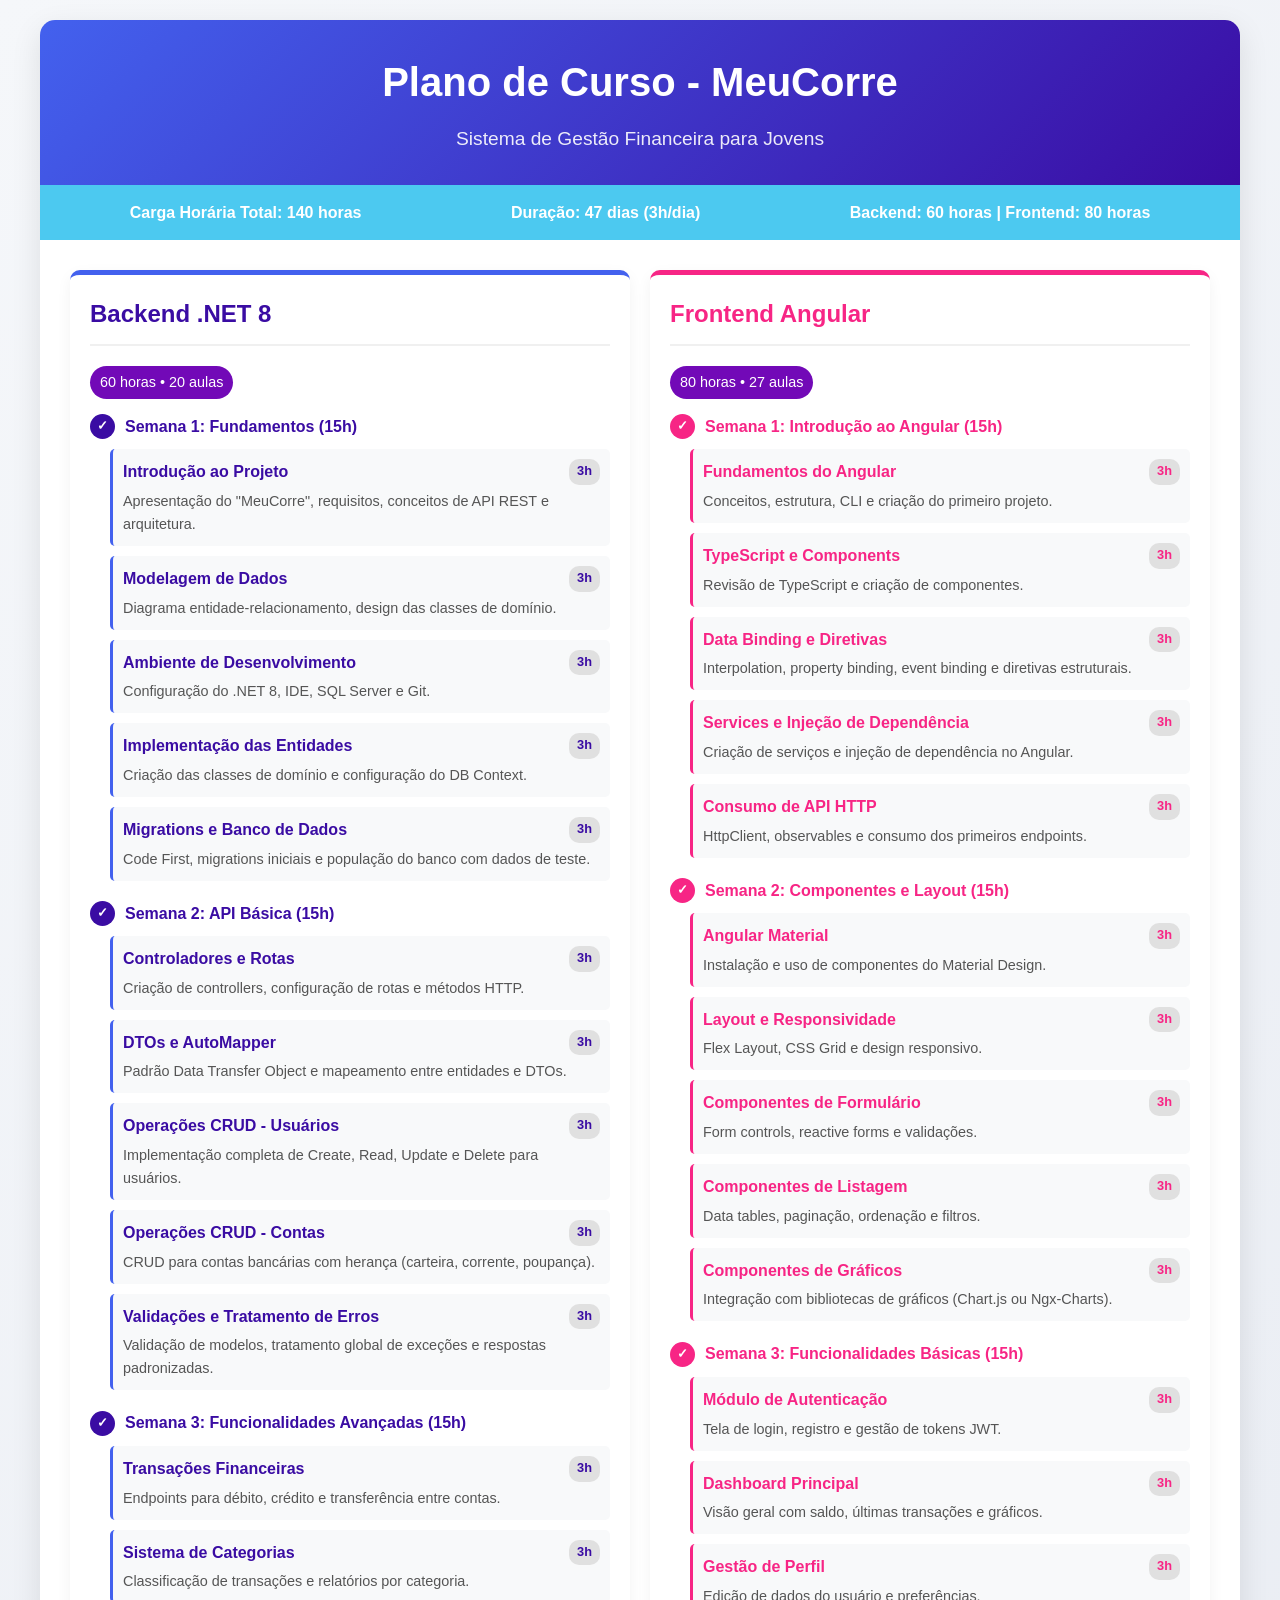
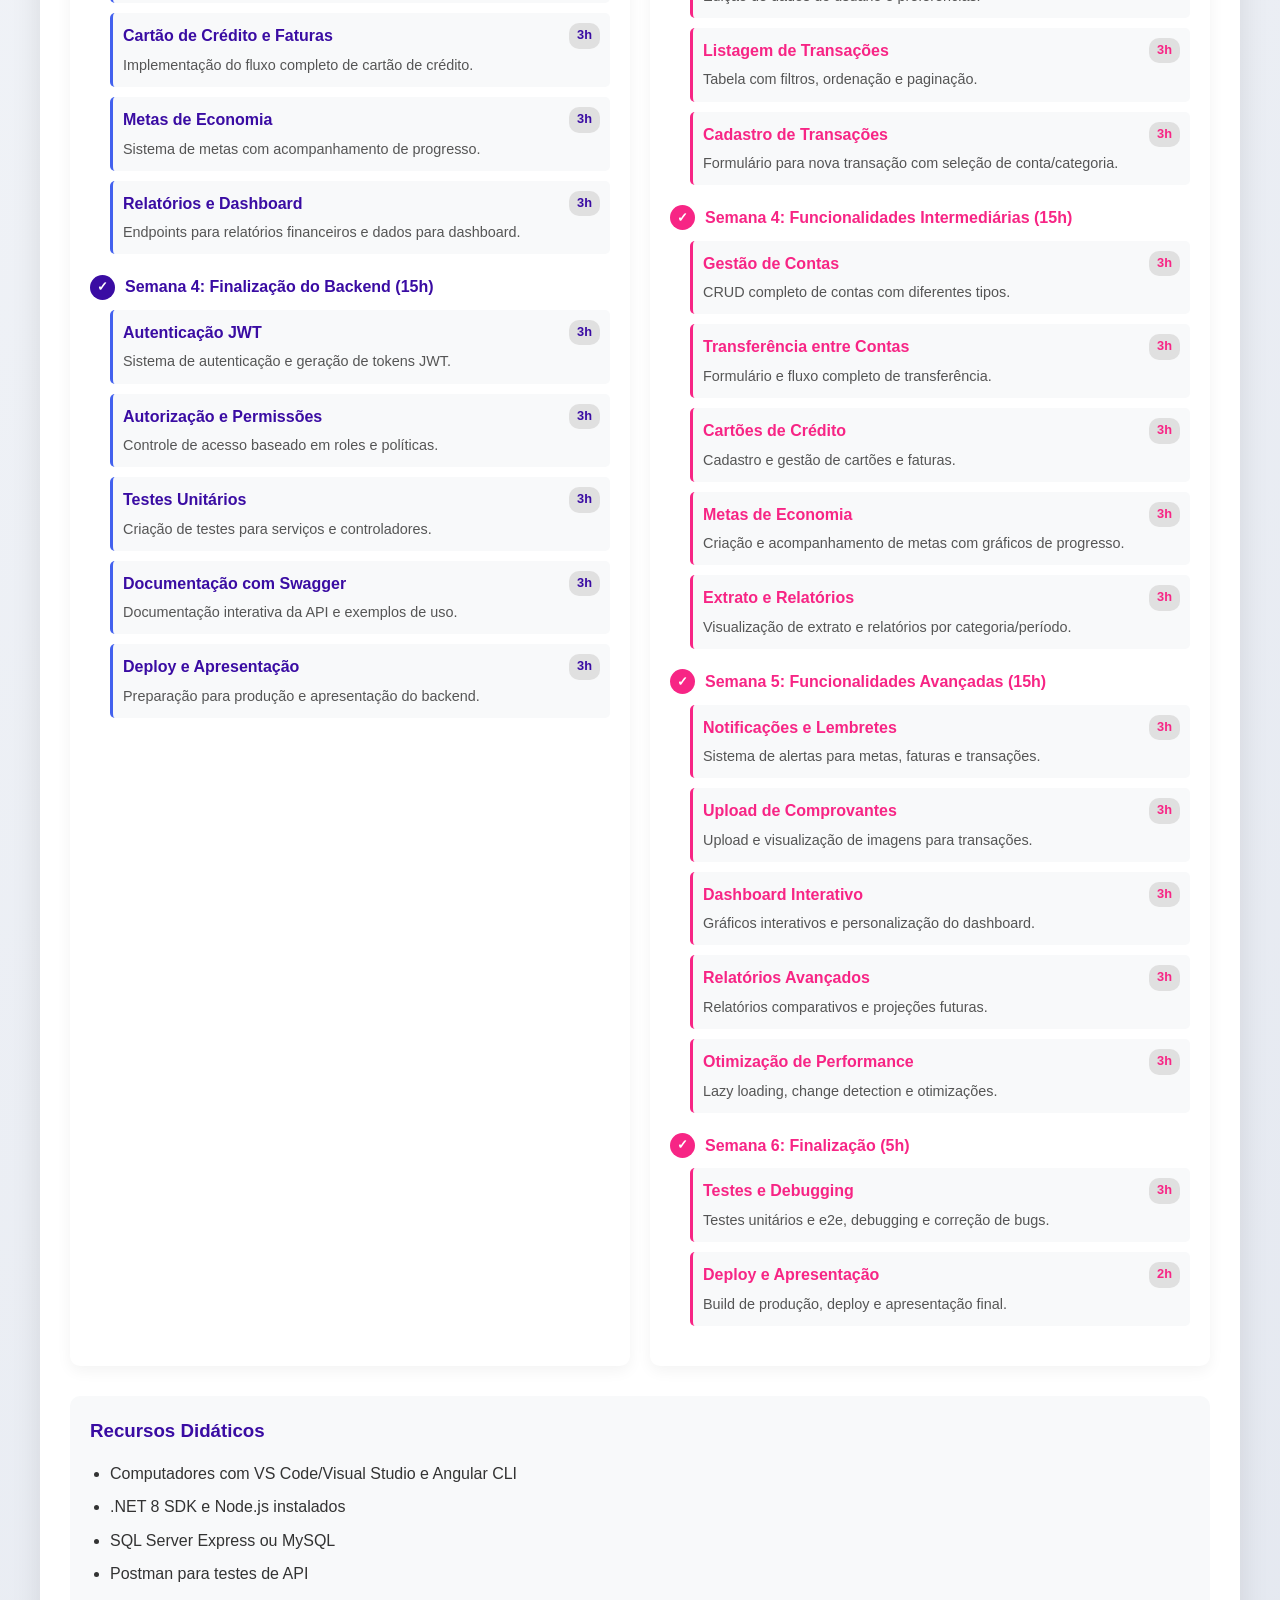
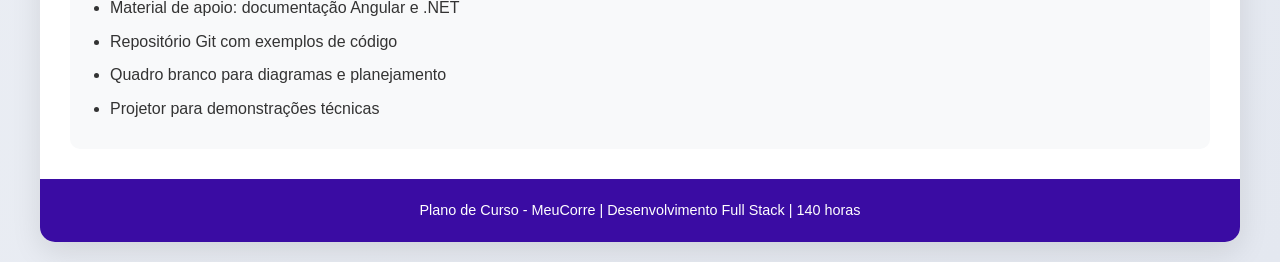
<file: index.html>
<!DOCTYPE html>
<html lang="pt-BR">
<head>
    <meta charset="UTF-8">
    <meta name="viewport" content="width=device-width, initial-scale=1.0">
    <title>Plano de Curso - MeuCorre (140h)</title>
    <style>
        * {
            box-sizing: border-box;
            margin: 0;
            padding: 0;
        }
        body {
            font-family: 'Segoe UI', Tahoma, Geneva, Verdana, sans-serif;
            line-height: 1.6;
            color: #333;
            background: linear-gradient(135deg, #f5f7fa 0%, #e4e8f0 100%);
            padding: 20px;
        }
        .container {
            max-width: 1200px;
            margin: 0 auto;
            background: white;
            border-radius: 15px;
            box-shadow: 0 10px 30px rgba(0, 0, 0, 0.1);
            overflow: hidden;
        }
        header {
            background: linear-gradient(135deg, #4361ee 0%, #3a0ca3 100%);
            color: white;
            padding: 30px;
            text-align: center;
        }
        h1 {
            font-size: 2.5rem;
            margin-bottom: 10px;
        }
        .subtitle {
            font-size: 1.2rem;
            opacity: 0.9;
        }
        .info-bar {
            display: flex;
            justify-content: space-around;
            background: #4cc9f0;
            color: white;
            padding: 15px;
            font-weight: bold;
        }
        .content {
            padding: 30px;
        }
        .modules {
            display: flex;
            gap: 20px;
            margin-bottom: 30px;
        }
        .module {
            flex: 1;
            background: white;
            border-radius: 10px;
            padding: 20px;
            box-shadow: 0 5px 15px rgba(0, 0, 0, 0.05);
        }
        .backend {
            border-top: 5px solid #4361ee;
        }
        .frontend {
            border-top: 5px solid #f72585;
        }
        h2 {
            color: #3a0ca3;
            margin-bottom: 20px;
            padding-bottom: 10px;
            border-bottom: 2px solid #f0f0f0;
        }
        .frontend h2 {
            color: #f72585;
        }
        .hours {
            background: #7209b7;
            color: white;
            padding: 5px 10px;
            border-radius: 20px;
            font-size: 0.9rem;
            display: inline-block;
            margin-bottom: 15px;
        }
        .week {
            margin-bottom: 20px;
        }
        .week-title {
            font-weight: bold;
            color: #3a0ca3;
            margin-bottom: 10px;
            display: flex;
            align-items: center;
        }
        .frontend .week-title {
            color: #f72585;
        }
        .week-title::before {
            content: "✓";
            margin-right: 10px;
            background: #3a0ca3;
            color: white;
            width: 25px;
            height: 25px;
            border-radius: 50%;
            display: inline-flex;
            align-items: center;
            justify-content: center;
            font-size: 0.8rem;
        }
        .frontend .week-title::before {
            background: #f72585;
        }
        .classes {
            padding-left: 20px;
        }
        .class {
            margin-bottom: 10px;
            padding: 10px;
            background: #f8f9fa;
            border-radius: 5px;
            border-left: 3px solid #4361ee;
        }
        .frontend .class {
            border-left-color: #f72585;
        }
        .class h4 {
            display: flex;
            justify-content: space-between;
            color: #3a0ca3;
        }
        .frontend .class h4 {
            color: #f72585;
        }
        .class-time {
            background: #e0e0e0;
            padding: 2px 8px;
            border-radius: 10px;
            font-size: 0.8rem;
        }
        .class p {
            margin-top: 5px;
            font-size: 0.9rem;
            color: #555;
        }
        .resources {
            background: #f8f9fa;
            padding: 20px;
            border-radius: 10px;
            margin-top: 30px;
        }
        .resources h3 {
            color: #3a0ca3;
            margin-bottom: 15px;
        }
        .resources ul {
            padding-left: 20px;
        }
        .resources li {
            margin-bottom: 8px;
        }
        footer {
            text-align: center;
            padding: 20px;
            background: #3a0ca3;
            color: white;
            font-size: 0.9rem;
        }
        @media (max-width: 768px) {
            .modules {
                flex-direction: column;
            }
            .info-bar {
                flex-direction: column;
                text-align: center;
                gap: 10px;
            }
        }
    </style>
</head>
<body>
    <div class="container">
        <header>
            <h1>Plano de Curso - MeuCorre</h1>
            <p class="subtitle">Sistema de Gestão Financeira para Jovens</p>
        </header>
        
        <div class="info-bar">
            <div>Carga Horária Total: 140 horas</div>
            <div>Duração: 47 dias (3h/dia)</div>
            <div>Backend: 60 horas | Frontend: 80 horas</div>
        </div>
        
        <div class="content">
            <div class="modules">
                <div class="module backend">
                    <h2>Backend .NET 8</h2>
                    <div class="hours">60 horas • 20 aulas</div>
                    
                    <div class="week">
                        <div class="week-title">Semana 1: Fundamentos (15h)</div>
                        <div class="classes">
                            <div class="class">
                                <h4>Introdução ao Projeto <span class="class-time">3h</span></h4>
                                <p>Apresentação do "MeuCorre", requisitos, conceitos de API REST e arquitetura.</p>
                            </div>
                            <div class="class">
                                <h4>Modelagem de Dados <span class="class-time">3h</span></h4>
                                <p>Diagrama entidade-relacionamento, design das classes de domínio.</p>
                            </div>
                            <div class="class">
                                <h4>Ambiente de Desenvolvimento <span class="class-time">3h</span></h4>
                                <p>Configuração do .NET 8, IDE, SQL Server e Git.</p>
                            </div>
                            <div class="class">
                                <h4>Implementação das Entidades <span class="class-time">3h</span></h4>
                                <p>Criação das classes de domínio e configuração do DB Context.</p>
                            </div>
                            <div class="class">
                                <h4>Migrations e Banco de Dados <span class="class-time">3h</span></h4>
                                <p>Code First, migrations iniciais e população do banco com dados de teste.</p>
                            </div>
                        </div>
                    </div>
                    
                    <div class="week">
                        <div class="week-title">Semana 2: API Básica (15h)</div>
                        <div class="classes">
                            <div class="class">
                                <h4>Controladores e Rotas <span class="class-time">3h</span></h4>
                                <p>Criação de controllers, configuração de rotas e métodos HTTP.</p>
                            </div>
                            <div class="class">
                                <h4>DTOs e AutoMapper <span class="class-time">3h</span></h4>
                                <p>Padrão Data Transfer Object e mapeamento entre entidades e DTOs.</p>
                            </div>
                            <div class="class">
                                <h4>Operações CRUD - Usuários <span class="class-time">3h</span></h4>
                                <p>Implementação completa de Create, Read, Update e Delete para usuários.</p>
                            </div>
                            <div class="class">
                                <h4>Operações CRUD - Contas <span class="class-time">3h</span></h4>
                                <p>CRUD para contas bancárias com herança (carteira, corrente, poupança).</p>
                            </div>
                            <div class="class">
                                <h4>Validações e Tratamento de Erros <span class="class-time">3h</span></h4>
                                <p>Validação de modelos, tratamento global de exceções e respostas padronizadas.</p>
                            </div>
                        </div>
                    </div>
                    
                    <div class="week">
                        <div class="week-title">Semana 3: Funcionalidades Avançadas (15h)</div>
                        <div class="classes">
                            <div class="class">
                                <h4>Transações Financeiras <span class="class-time">3h</span></h4>
                                <p>Endpoints para débito, crédito e transferência entre contas.</p>
                            </div>
                            <div class="class">
                                <h4>Sistema de Categorias <span class="class-time">3h</span></h4>
                                <p>Classificação de transações e relatórios por categoria.</p>
                            </div>
                            <div class="class">
                                <h4>Cartão de Crédito e Faturas <span class="class-time">3h</span></h4>
                                <p>Implementação do fluxo completo de cartão de crédito.</p>
                            </div>
                            <div class="class">
                                <h4>Metas de Economia <span class="class-time">3h</span></h4>
                                <p>Sistema de metas com acompanhamento de progresso.</p>
                            </div>
                            <div class="class">
                                <h4>Relatórios e Dashboard <span class="class-time">3h</span></h4>
                                <p>Endpoints para relatórios financeiros e dados para dashboard.</p>
                            </div>
                        </div>
                    </div>
                    
                    <div class="week">
                        <div class="week-title">Semana 4: Finalização do Backend (15h)</div>
                        <div class="classes">
                            <div class="class">
                                <h4>Autenticação JWT <span class="class-time">3h</span></h4>
                                <p>Sistema de autenticação e geração de tokens JWT.</p>
                            </div>
                            <div class="class">
                                <h4>Autorização e Permissões <span class="class-time">3h</span></h4>
                                <p>Controle de acesso baseado em roles e políticas.</p>
                            </div>
                            <div class="class">
                                <h4>Testes Unitários <span class="class-time">3h</span></h4>
                                <p>Criação de testes para serviços e controladores.</p>
                            </div>
                            <div class="class">
                                <h4>Documentação com Swagger <span class="class-time">3h</span></h4>
                                <p>Documentação interativa da API e exemplos de uso.</p>
                            </div>
                            <div class="class">
                                <h4>Deploy e Apresentação <span class="class-time">3h</span></h4>
                                <p>Preparação para produção e apresentação do backend.</p>
                            </div>
                        </div>
                    </div>
                </div>
                
                <div class="module frontend">
                    <h2>Frontend Angular</h2>
                    <div class="hours">80 horas • 27 aulas</div>
                    
                    <div class="week">
                        <div class="week-title">Semana 1: Introdução ao Angular (15h)</div>
                        <div class="classes">
                            <div class="class">
                                <h4>Fundamentos do Angular <span class="class-time">3h</span></h4>
                                <p>Conceitos, estrutura, CLI e criação do primeiro projeto.</p>
                            </div>
                            <div class="class">
                                <h4>TypeScript e Components <span class="class-time">3h</span></h4>
                                <p>Revisão de TypeScript e criação de componentes.</p>
                            </div>
                            <div class="class">
                                <h4>Data Binding e Diretivas <span class="class-time">3h</span></h4>
                                <p>Interpolation, property binding, event binding e diretivas estruturais.</p>
                            </div>
                            <div class="class">
                                <h4>Services e Injeção de Dependência <span class="class-time">3h</span></h4>
                                <p>Criação de serviços e injeção de dependência no Angular.</p>
                            </div>
                            <div class="class">
                                <h4>Consumo de API HTTP <span class="class-time">3h</span></h4>
                                <p>HttpClient, observables e consumo dos primeiros endpoints.</p>
                            </div>
                        </div>
                    </div>
                    
                    <div class="week">
                        <div class="week-title">Semana 2: Componentes e Layout (15h)</div>
                        <div class="classes">
                            <div class="class">
                                <h4>Angular Material <span class="class-time">3h</span></h4>
                                <p>Instalação e uso de componentes do Material Design.</p>
                            </div>
                            <div class="class">
                                <h4>Layout e Responsividade <span class="class-time">3h</span></h4>
                                <p>Flex Layout, CSS Grid e design responsivo.</p>
                            </div>
                            <div class="class">
                                <h4>Componentes de Formulário <span class="class-time">3h</span></h4>
                                <p>Form controls, reactive forms e validações.</p>
                            </div>
                            <div class="class">
                                <h4>Componentes de Listagem <span class="class-time">3h</span></h4>
                                <p>Data tables, paginação, ordenação e filtros.</p>
                            </div>
                            <div class="class">
                                <h4>Componentes de Gráficos <span class="class-time">3h</span></h4>
                                <p>Integração com bibliotecas de gráficos (Chart.js ou Ngx-Charts).</p>
                            </div>
                        </div>
                    </div>
                    
                    <div class="week">
                        <div class="week-title">Semana 3: Funcionalidades Básicas (15h)</div>
                        <div class="classes">
                            <div class="class">
                                <h4>Módulo de Autenticação <span class="class-time">3h</span></h4>
                                <p>Tela de login, registro e gestão de tokens JWT.</p>
                            </div>
                            <div class="class">
                                <h4>Dashboard Principal <span class="class-time">3h</span></h4>
                                <p>Visão geral com saldo, últimas transações e gráficos.</p>
                            </div>
                            <div class="class">
                                <h4>Gestão de Perfil <span class="class-time">3h</span></h4>
                                <p>Edição de dados do usuário e preferências.</p>
                            </div>
                            <div class="class">
                                <h4>Listagem de Transações <span class="class-time">3h</span></h4>
                                <p>Tabela com filtros, ordenação e paginação.</p>
                            </div>
                            <div class="class">
                                <h4>Cadastro de Transações <span class="class-time">3h</span></h4>
                                <p>Formulário para nova transação com seleção de conta/categoria.</p>
                            </div>
                        </div>
                    </div>
                    
                    <div class="week">
                        <div class="week-title">Semana 4: Funcionalidades Intermediárias (15h)</div>
                        <div class="classes">
                            <div class="class">
                                <h4>Gestão de Contas <span class="class-time">3h</span></h4>
                                <p>CRUD completo de contas com diferentes tipos.</p>
                            </div>
                            <div class="class">
                                <h4>Transferência entre Contas <span class="class-time">3h</span></h4>
                                <p>Formulário e fluxo completo de transferência.</p>
                            </div>
                            <div class="class">
                                <h4>Cartões de Crédito <span class="class-time">3h</span></h4>
                                <p>Cadastro e gestão de cartões e faturas.</p>
                            </div>
                            <div class="class">
                                <h4>Metas de Economia <span class="class-time">3h</span></h4>
                                <p>Criação e acompanhamento de metas com gráficos de progresso.</p>
                            </div>
                            <div class="class">
                                <h4>Extrato e Relatórios <span class="class-time">3h</span></h4>
                                <p>Visualização de extrato e relatórios por categoria/período.</p>
                            </div>
                        </div>
                    </div>
                    
                    <div class="week">
                        <div class="week-title">Semana 5: Funcionalidades Avançadas (15h)</div>
                        <div class="classes">
                            <div class="class">
                                <h4>Notificações e Lembretes <span class="class-time">3h</span></h4>
                                <p>Sistema de alertas para metas, faturas e transações.</p>
                            </div>
                            <div class="class">
                                <h4>Upload de Comprovantes <span class="class-time">3h</span></h4>
                                <p>Upload e visualização de imagens para transações.</p>
                            </div>
                            <div class="class">
                                <h4>Dashboard Interativo <span class="class-time">3h</span></h4>
                                <p>Gráficos interativos e personalização do dashboard.</p>
                            </div>
                            <div class="class">
                                <h4>Relatórios Avançados <span class="class-time">3h</span></h4>
                                <p>Relatórios comparativos e projeções futuras.</p>
                            </div>
                            <div class="class">
                                <h4>Otimização de Performance <span class="class-time">3h</span></h4>
                                <p>Lazy loading, change detection e otimizações.</p>
                            </div>
                        </div>
                    </div>
                    
                    <div class="week">
                        <div class="week-title">Semana 6: Finalização (5h)</div>
                        <div class="classes">
                            <div class="class">
                                <h4>Testes e Debugging <span class="class-time">3h</span></h4>
                                <p>Testes unitários e e2e, debugging e correção de bugs.</p>
                            </div>
                            <div class="class">
                                <h4>Deploy e Apresentação <span class="class-time">2h</span></h4>
                                <p>Build de produção, deploy e apresentação final.</p>
                            </div>
                        </div>
                    </div>
                </div>
            </div>
            
            <div class="resources">
                <h3>Recursos Didáticos</h3>
                <ul>
                    <li>Computadores com VS Code/Visual Studio e Angular CLI</li>
                    <li>.NET 8 SDK e Node.js instalados</li>
                    <li>SQL Server Express ou MySQL</li>
                    <li>Postman para testes de API</li>
                    <li>Material de apoio: documentação Angular e .NET</li>
                    <li>Repositório Git com exemplos de código</li>
                    <li>Quadro branco para diagramas e planejamento</li>
                    <li>Projetor para demonstrações técnicas</li>
                </ul>
            </div>
        </div>
        
        <footer>
            <p>Plano de Curso - MeuCorre | Desenvolvimento Full Stack | 140 horas</p>
        </footer>
    </div>
</body>
</html>
</file>
